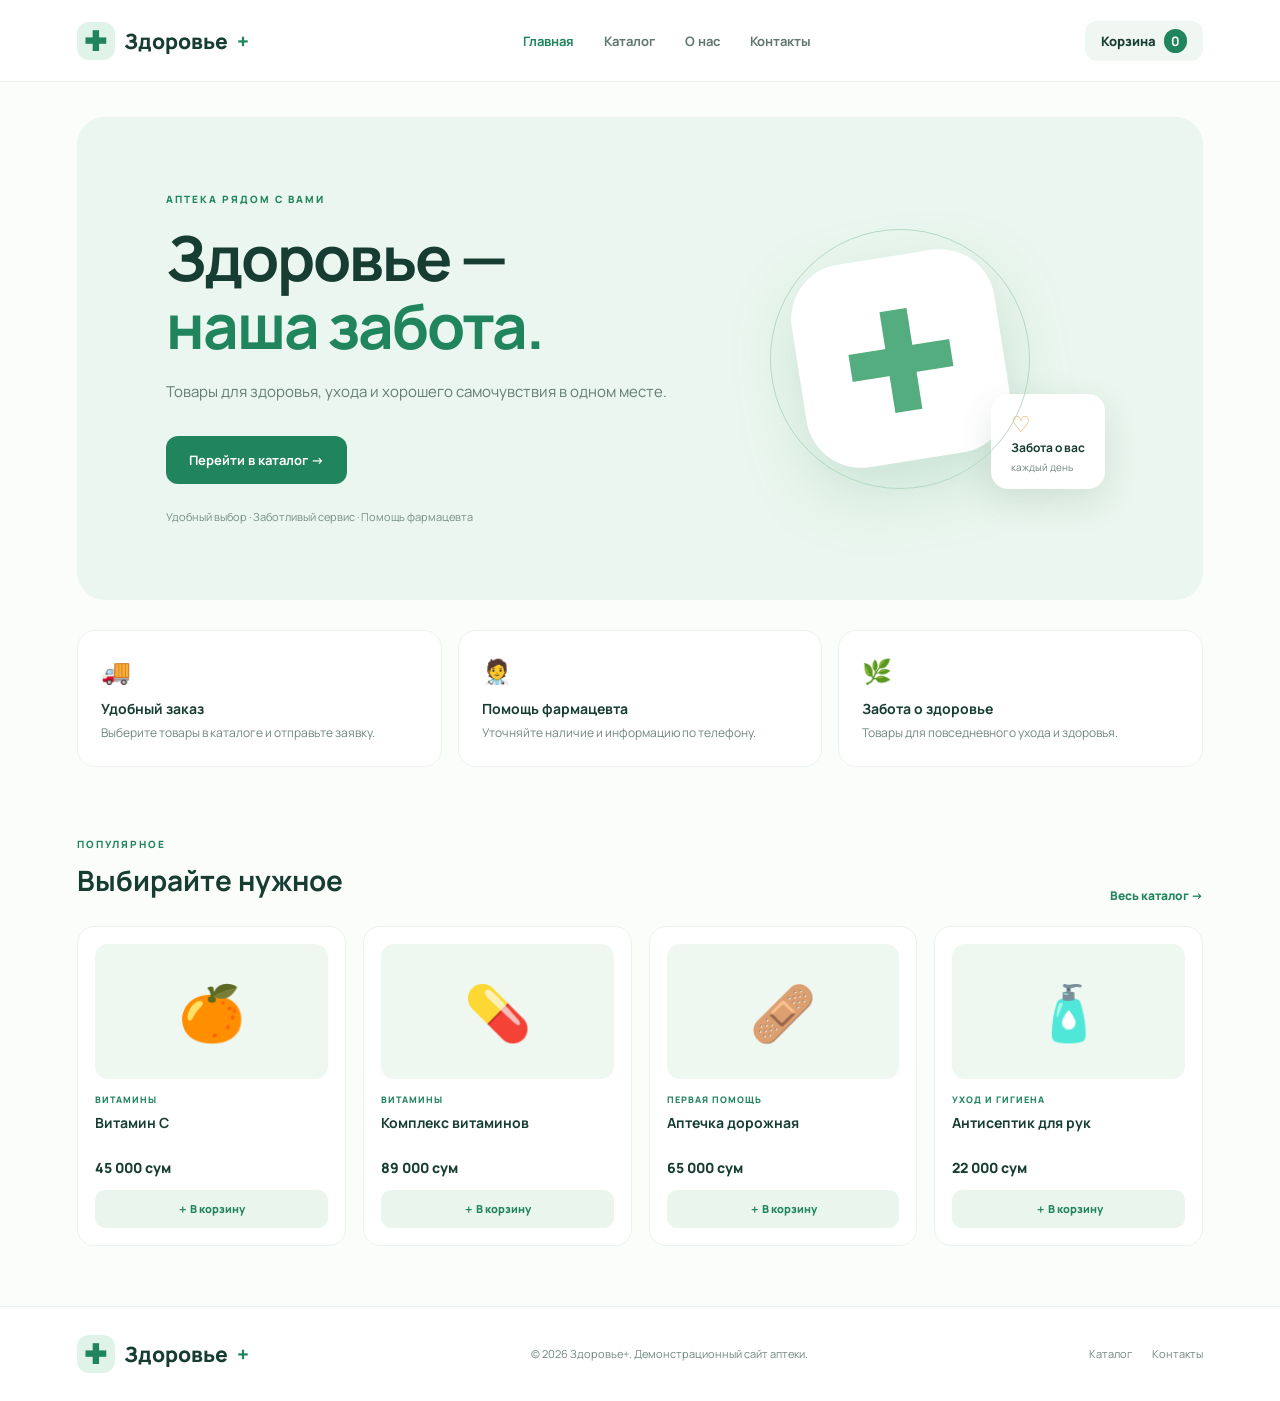
<file: index.html>
<!doctype html>
<html lang="ru"><head><meta charset="utf-8"><meta name="viewport" content="width=device-width,initial-scale=1"><title>Здоровье+ — аптека</title><link rel="stylesheet" href="style.css"></head>
<body><header class="header"><a class="logo" href="index.html"><b>✚</b> Здоровье<span>+</span></a><nav><a class="active" href="index.html">Главная</a><a href="catalog.html">Каталог</a><a href="about.html">О нас</a><a href="contacts.html">Контакты</a></nav><a class="cart-link" href="cart.html">Корзина <strong id="cartCount">0</strong></a><button class="menu">☰</button></header>
<main><section class="hero"><div><p class="tag">АПТЕКА РЯДОМ С ВАМИ</p><h1>Здоровье —<br><em>наша забота.</em></h1><p class="lead">Товары для здоровья, ухода и хорошего самочувствия в одном месте.</p><a class="btn" href="catalog.html">Перейти в каталог →</a><p class="small">Удобный выбор · Заботливый сервис · Помощь фармацевта</p></div><div class="hero-art"><div class="bigplus">✚</div><div class="float-card">♡<br><b>Забота о вас</b><small>каждый день</small></div><div class="orb"></div></div></section>
<section class="features"><article><b>🚚</b><h3>Удобный заказ</h3><p>Выберите товары в каталоге и отправьте заявку.</p></article><article><b>🧑‍⚕️</b><h3>Помощь фармацевта</h3><p>Уточняйте наличие и информацию по телефону.</p></article><article><b>🌿</b><h3>Забота о здоровье</h3><p>Товары для повседневного ухода и здоровья.</p></article></section>
<section class="section"><div class="section-title"><div><p class="tag">ПОПУЛЯРНОЕ</p><h2>Выбирайте нужное</h2></div><a href="catalog.html" class="text-link">Весь каталог →</a></div><div class="cards" id="featured"></div></section></main>
<footer><a class="logo" href="index.html"><b>✚</b> Здоровье<span>+</span></a><p>© 2026 Здоровье+. Демонстрационный сайт аптеки.</p><div><a href="catalog.html">Каталог</a><a href="contacts.html">Контакты</a></div></footer><script src="app.js"></script></body></html>
</file>
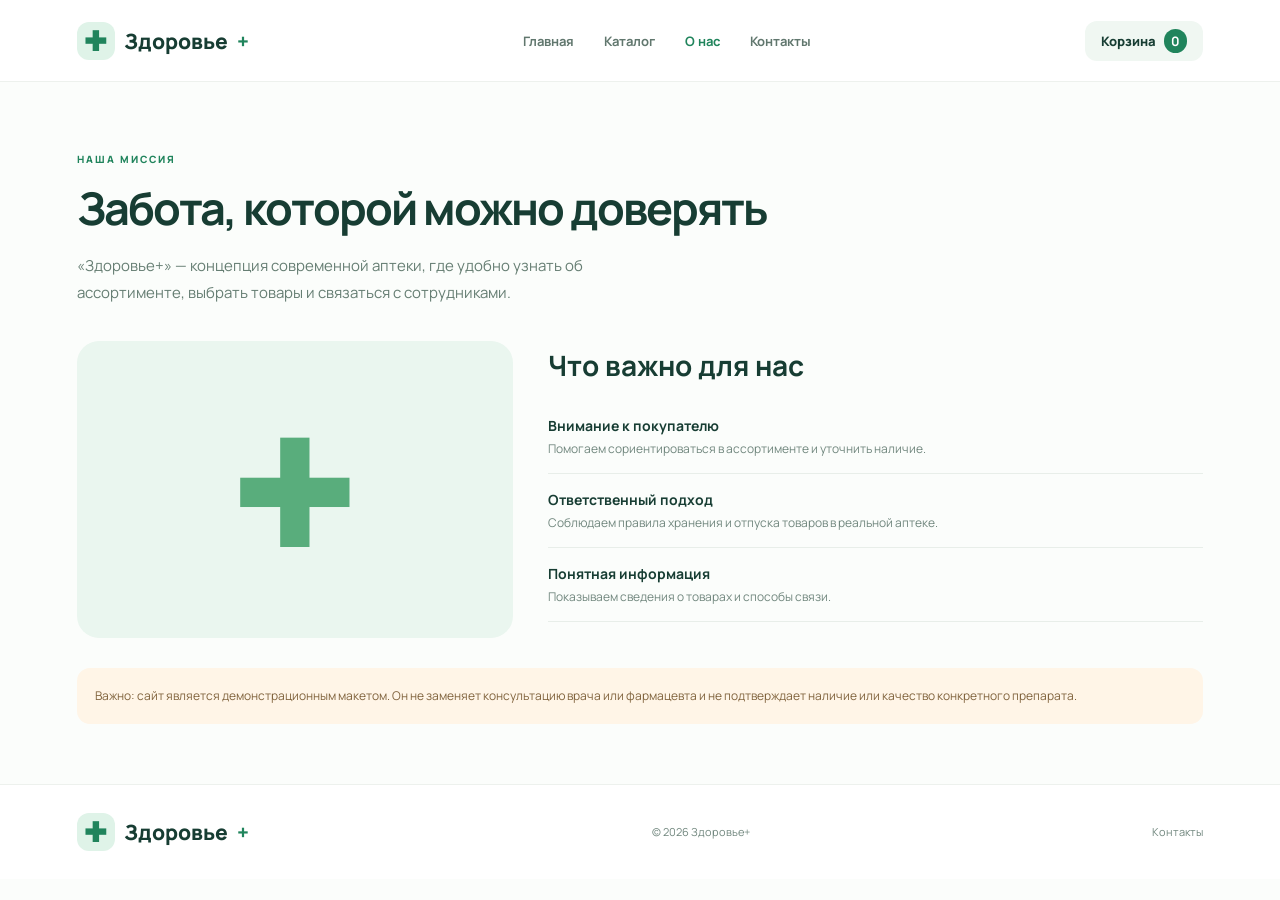
<file: about.html>
<!doctype html>
<html lang="ru"><head><meta charset="utf-8"><meta name="viewport" content="width=device-width,initial-scale=1"><title>О нас — Здоровье+</title><link rel="stylesheet" href="style.css"></head><body><header class="header"><a class="logo" href="index.html"><b>✚</b> Здоровье<span>+</span></a><nav><a href="index.html">Главная</a><a href="catalog.html">Каталог</a><a class="active" href="about.html">О нас</a><a href="contacts.html">Контакты</a></nav><a class="cart-link" href="cart.html">Корзина <strong id="cartCount">0</strong></a><button class="menu">☰</button></header>
<main class="page"><p class="tag">НАША МИССИЯ</p><h1>Забота, которой можно доверять</h1><p class="lead">«Здоровье+» — концепция современной аптеки, где удобно узнать об ассортименте, выбрать товары и связаться с сотрудниками.</p><div class="about-grid"><div class="about-symbol">✚</div><div><h2>Что важно для нас</h2><ul class="values"><li><b>Внимание к покупателю</b><span>Помогаем сориентироваться в ассортименте и уточнить наличие.</span></li><li><b>Ответственный подход</b><span>Соблюдаем правила хранения и отпуска товаров в реальной аптеке.</span></li><li><b>Понятная информация</b><span>Показываем сведения о товарах и способы связи.</span></li></ul></div></div><div class="notice">Важно: сайт является демонстрационным макетом. Он не заменяет консультацию врача или фармацевта и не подтверждает наличие или качество конкретного препарата.</div></main>
<footer><a class="logo" href="index.html"><b>✚</b> Здоровье<span>+</span></a><p>© 2026 Здоровье+</p><a href="contacts.html">Контакты</a></footer><script src="app.js"></script></body></html>
</file>
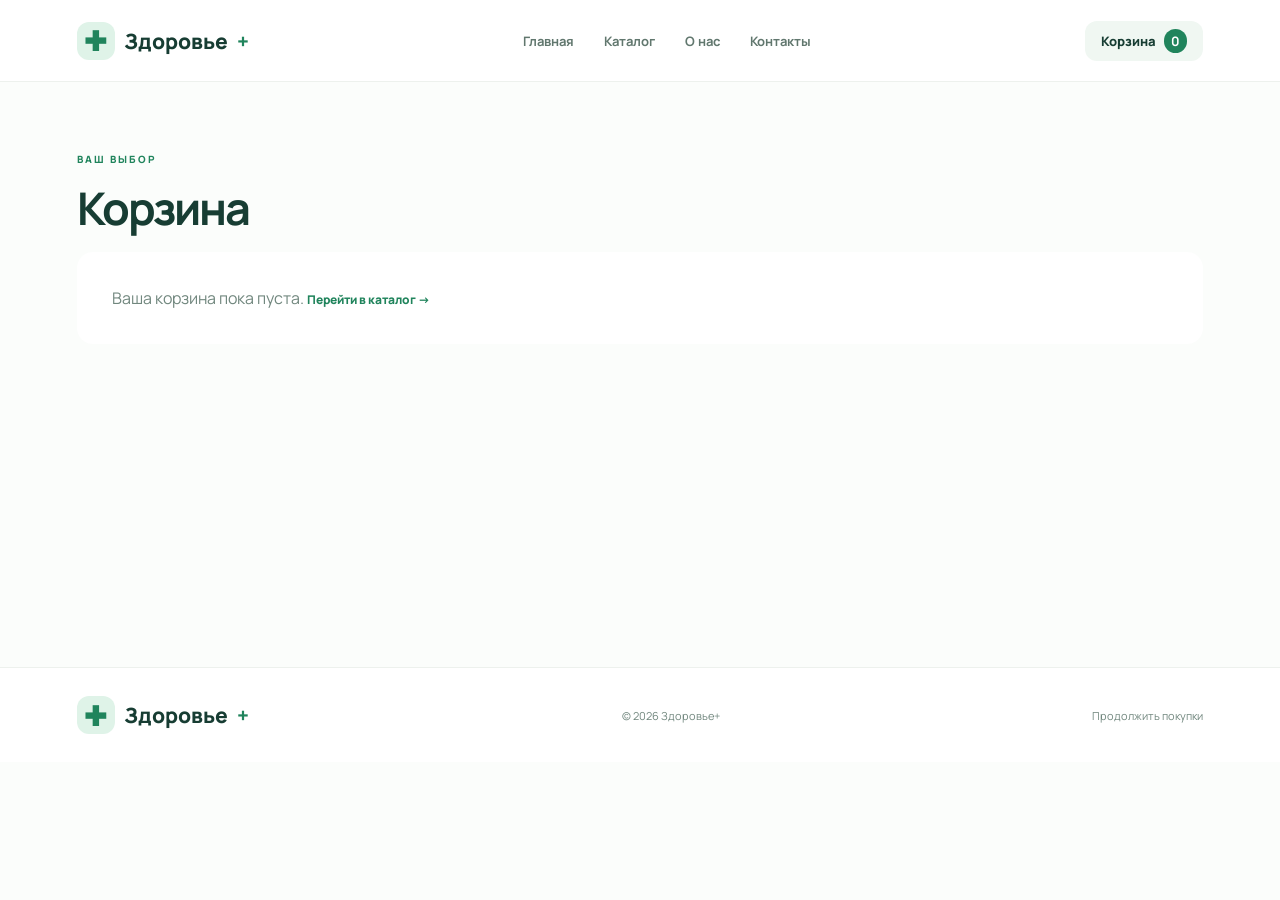
<file: cart.html>
<!doctype html>
<html lang="ru"><head><meta charset="utf-8"><meta name="viewport" content="width=device-width,initial-scale=1"><title>Корзина — Здоровье+</title><link rel="stylesheet" href="style.css"></head><body><header class="header"><a class="logo" href="index.html"><b>✚</b> Здоровье<span>+</span></a><nav><a href="index.html">Главная</a><a href="catalog.html">Каталог</a><a href="about.html">О нас</a><a href="contacts.html">Контакты</a></nav><a class="cart-link active" href="cart.html">Корзина <strong id="cartCount">0</strong></a><button class="menu">☰</button></header>
<main class="page"><p class="tag">ВАШ ВЫБОР</p><h1>Корзина</h1><div id="cartPage"></div></main>
<footer><a class="logo" href="index.html"><b>✚</b> Здоровье<span>+</span></a><p>© 2026 Здоровье+</p><a href="catalog.html">Продолжить покупки</a></footer><script src="app.js"></script></body></html>
</file>
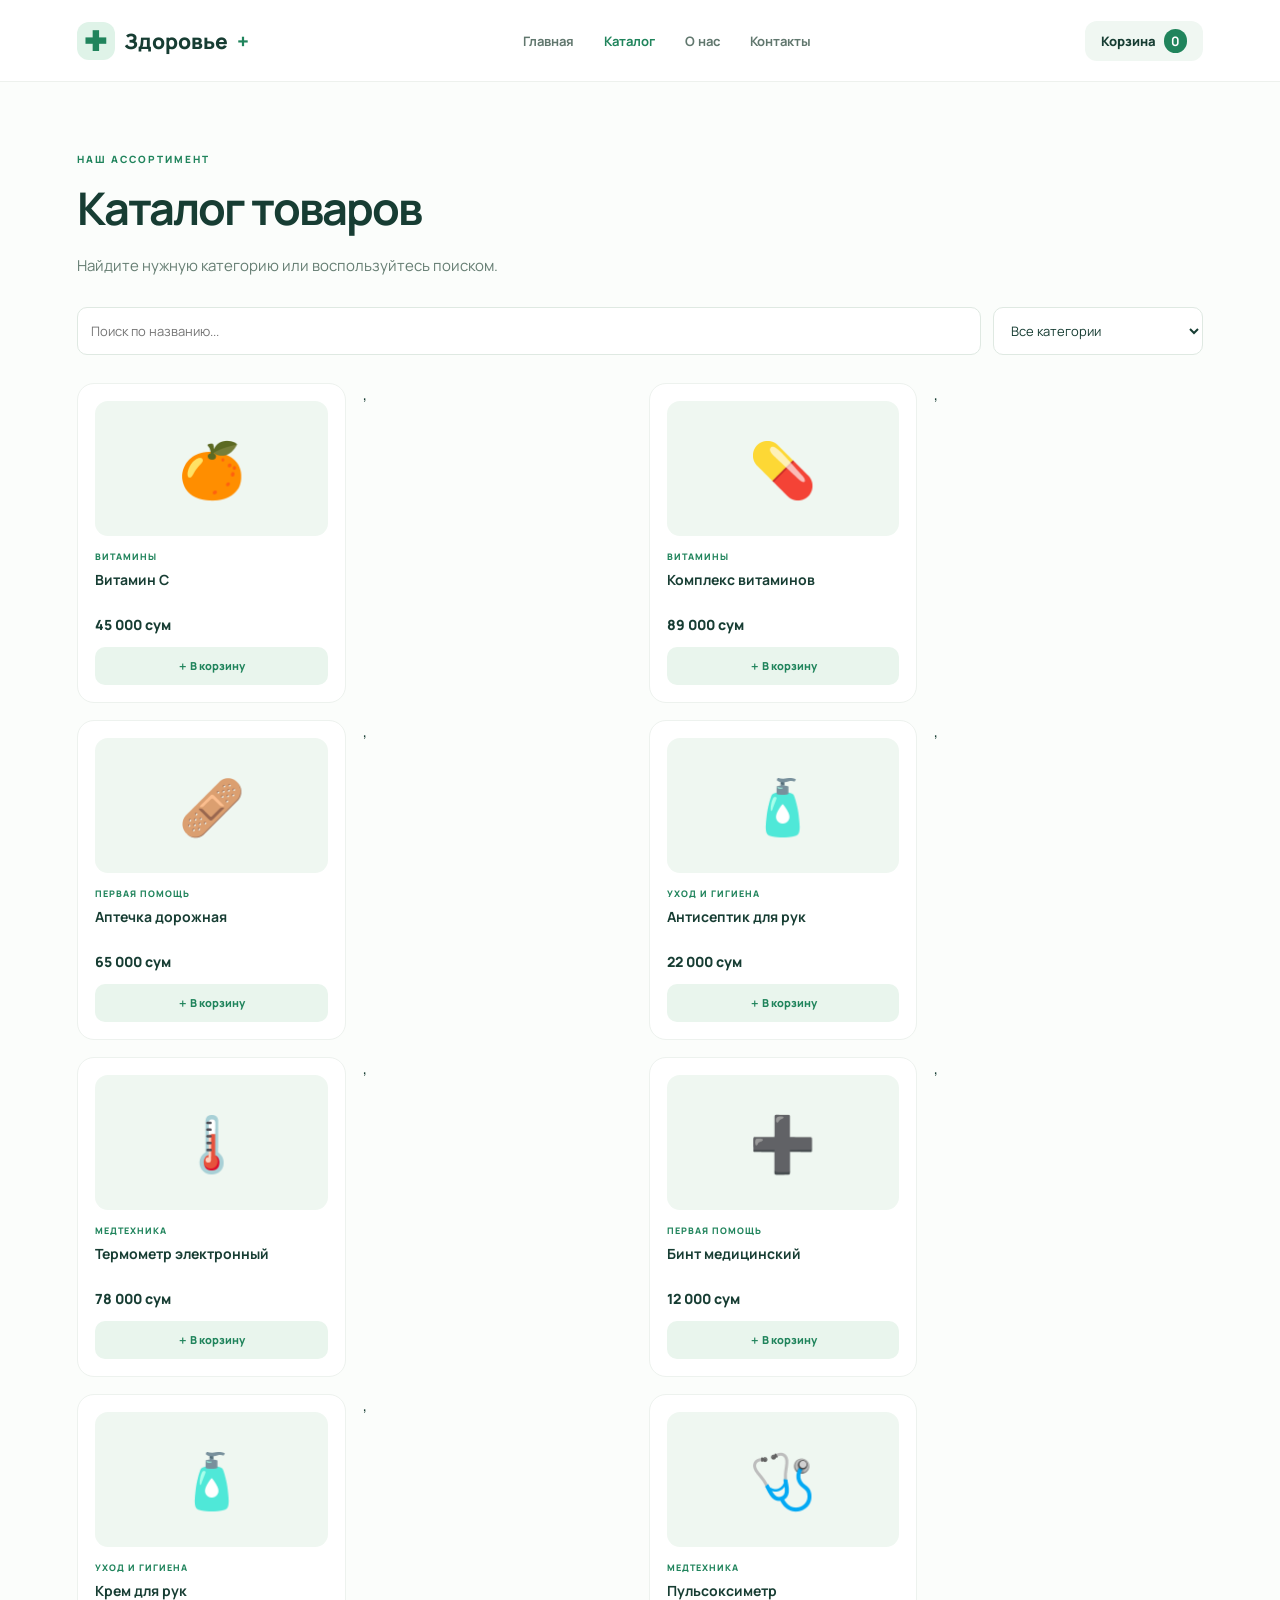
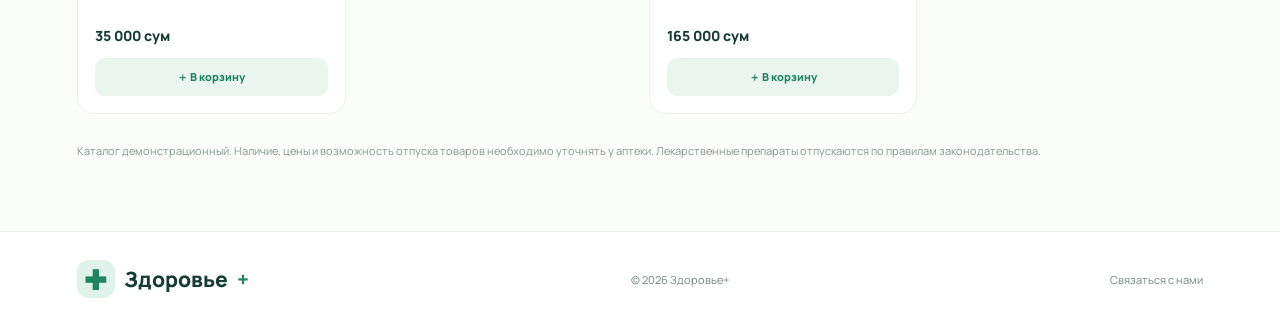
<file: catalog.html>
<!doctype html>
<html lang="ru"><head><meta charset="utf-8"><meta name="viewport" content="width=device-width,initial-scale=1"><title>Каталог — Здоровье+</title><link rel="stylesheet" href="style.css"></head><body><header class="header"><a class="logo" href="index.html"><b>✚</b> Здоровье<span>+</span></a><nav><a href="index.html">Главная</a><a class="active" href="catalog.html">Каталог</a><a href="about.html">О нас</a><a href="contacts.html">Контакты</a></nav><a class="cart-link" href="cart.html">Корзина <strong id="cartCount">0</strong></a><button class="menu">☰</button></header>
<main class="page"><p class="tag">НАШ АССОРТИМЕНТ</p><h1>Каталог товаров</h1><p class="lead">Найдите нужную категорию или воспользуйтесь поиском.</p><div class="toolbar"><input id="search" placeholder="Поиск по названию..."><select id="category"><option value="Все">Все категории</option><option>Витамины</option><option>Первая помощь</option><option>Уход и гигиена</option><option>Медтехника</option></select></div><div class="cards" id="catalogGrid"></div><p class="disclaimer">Каталог демонстрационный. Наличие, цены и возможность отпуска товаров необходимо уточнять у аптеки. Лекарственные препараты отпускаются по правилам законодательства.</p></main>
<footer><a class="logo" href="index.html"><b>✚</b> Здоровье<span>+</span></a><p>© 2026 Здоровье+</p><a href="contacts.html">Связаться с нами</a></footer><script src="app.js"></script></body></html>
</file>
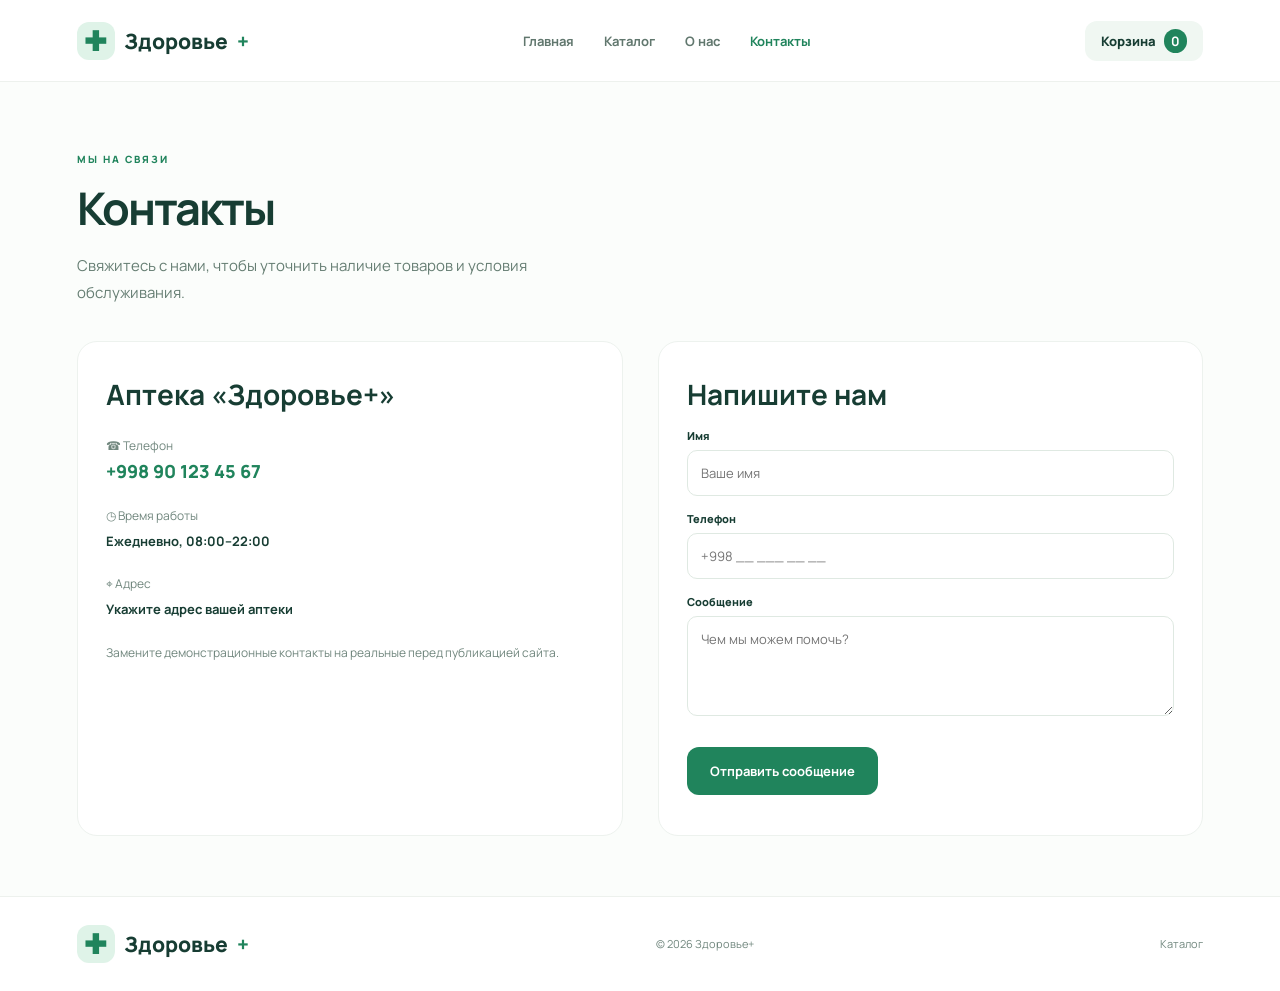
<file: contacts.html>
<!doctype html>
<html lang="ru"><head><meta charset="utf-8"><meta name="viewport" content="width=device-width,initial-scale=1"><title>Контакты — Здоровье+</title><link rel="stylesheet" href="style.css"></head><body><header class="header"><a class="logo" href="index.html"><b>✚</b> Здоровье<span>+</span></a><nav><a href="index.html">Главная</a><a href="catalog.html">Каталог</a><a href="about.html">О нас</a><a class="active" href="contacts.html">Контакты</a></nav><a class="cart-link" href="cart.html">Корзина <strong id="cartCount">0</strong></a><button class="menu">☰</button></header>
<main class="page"><p class="tag">МЫ НА СВЯЗИ</p><h1>Контакты</h1><p class="lead">Свяжитесь с нами, чтобы уточнить наличие товаров и условия обслуживания.</p><div class="contact-grid"><section class="contact-card"><h2>Аптека «Здоровье+»</h2><p>☎ Телефон</p><a class="contact-value" href="tel:+998901234567">+998 90 123 45 67</a><p>◷ Время работы</p><b>Ежедневно, 08:00–22:00</b><p>⌖ Адрес</p><b>Укажите адрес вашей аптеки</b><p class="muted">Замените демонстрационные контакты на реальные перед публикацией сайта.</p></section><form class="contact-form" id="contactForm"><h2>Напишите нам</h2><label>Имя<input required name="name" placeholder="Ваше имя"></label><label>Телефон<input required name="phone" type="tel" placeholder="+998 __ ___ __ __"></label><label>Сообщение<textarea required name="message" rows="4" placeholder="Чем мы можем помочь?"></textarea></label><button class="btn" type="submit">Отправить сообщение</button><p class="form-result" id="formResult"></p></form></div></main>
<footer><a class="logo" href="index.html"><b>✚</b> Здоровье<span>+</span></a><p>© 2026 Здоровье+</p><a href="catalog.html">Каталог</a></footer><script src="app.js"></script></body></html>
</file>
<file: style.css>
@import url('https://fonts.googleapis.com/css2?family=Manrope:wght@400;500;600;700;800&display=swap');
:root{--green:#20845c;--dark:#173d33;--mint:#eaf6ef;--muted:#71877e}*{box-sizing:border-box}body{margin:0;background:#fbfdfb;color:var(--dark);font-family:Manrope,Arial,sans-serif}a{color:inherit;text-decoration:none}.header{height:82px;background:#fff;border-bottom:1px solid #edf1ed;display:flex;align-items:center;justify-content:space-between;padding:0 6%;position:sticky;top:0;z-index:5}.logo{font-weight:800;font-size:21px;display:flex;align-items:center;gap:9px}.logo b{background:#dff3e8;color:var(--green);width:38px;height:38px;border-radius:12px;display:grid;place-items:center;font-size:27px}.logo span{color:var(--green)}nav{display:flex;gap:30px;color:#61776e;font-size:13px;font-weight:700}nav a:hover,nav a.active{color:var(--green)}.cart-link{font-size:13px;font-weight:800;background:#f0f7f2;padding:11px 16px;border-radius:12px}.cart-link strong{background:var(--green);color:white;border-radius:20px;padding:3px 7px;margin-left:5px}.menu{display:none;border:0;background:none;font-size:23px}.hero{margin:35px 6% 30px;background:#eaf6ef;border-radius:28px;min-height:420px;padding:65px 7%;display:grid;grid-template-columns:1.1fr .9fr;align-items:center;overflow:hidden}.tag{font-size:10px;font-weight:800;letter-spacing:2px;color:var(--green)}h1{font-size:clamp(38px,5vw,62px);line-height:1.1;letter-spacing:-2px;margin:18px 0;color:#173d33}h1 em{font-style:normal;color:var(--green)}.lead{font-size:15px;line-height:1.8;color:#667e73;max-width:530px}.btn{display:inline-block;border:0;background:var(--green);color:white;padding:15px 23px;border-radius:12px;font:700 13px Manrope;cursor:pointer;margin-top:16px}.btn:hover{background:#176e4b}.small{font-size:11px;color:#799087;margin-top:25px}.hero-art{height:280px;position:relative;display:grid;place-items:center}.bigplus{width:205px;height:205px;border-radius:55px;background:#fff;color:#54ad7e;display:grid;place-items:center;font-size:140px;box-shadow:0 25px 60px #9bc7ac66;transform:rotate(-9deg)}.orb{position:absolute;width:260px;height:260px;border:1px solid #b5d9c1;border-radius:50%;z-index:0}.float-card{position:absolute;right:2%;bottom:10px;background:#fff;border-radius:17px;padding:15px 20px;box-shadow:0 12px 35px #234c3320;font-size:22px;color:#e7a95b}.float-card b,.float-card small{display:block;color:var(--dark);font-size:12px}.float-card small{font-size:10px;color:var(--muted);margin-top:4px}.features{margin:0 6%;display:grid;grid-template-columns:repeat(3,1fr);gap:16px}.features article{background:#fff;border:1px solid #edf2ee;border-radius:18px;padding:23px}.features article>b{font-size:24px}.features h3{font-size:14px;margin:12px 0 5px}.features p{font-size:12px;color:var(--muted);line-height:1.6;margin:0}.section,.page{padding:60px 6%}.section-title{display:flex;justify-content:space-between;align-items:end;margin-bottom:22px}.section h2,.contact-card h2,.contact-form h2,.about-grid h2{font-size:28px;margin:5px 0}.text-link{font-size:12px;color:var(--green);font-weight:800}.cards{display:grid;grid-template-columns:repeat(4,1fr);gap:17px}.product{background:#fff;border:1px solid #edf2ee;border-radius:17px;padding:17px;transition:.2s}.product:hover{transform:translateY(-4px);box-shadow:0 12px 30px #234c3310}.product-art{height:135px;border-radius:13px;background:#eff7f1;display:grid;place-items:center;font-size:54px;margin-bottom:14px}.product .category{font-size:9px;color:var(--green);font-weight:800;text-transform:uppercase;letter-spacing:1px}.product h3{font-size:14px;min-height:38px;margin:7px 0}.price{font-size:14px;font-weight:800}.product button{width:100%;margin-top:13px;border:0;border-radius:10px;padding:11px;background:#e9f5ed;color:var(--green);font:800 11px Manrope;cursor:pointer}.product button:hover{background:var(--green);color:#fff}.page{min-height:65vh}.page h1{font-size:45px}.toolbar{display:flex;gap:12px;margin:28px 0}.toolbar input,.toolbar select,input,textarea{font:13px Manrope;border:1px solid #dfe9e2;border-radius:10px;padding:13px;background:white;color:var(--dark)}.toolbar input{flex:1}.toolbar select{min-width:210px}.disclaimer,.muted{font-size:11px;color:#84968e;line-height:1.7;margin-top:28px}.about-grid,.contact-grid{display:grid;grid-template-columns:.8fr 1.2fr;gap:35px;margin-top:35px}.about-symbol{min-height:270px;border-radius:22px;background:#eaf6ef;display:grid;place-items:center;font-size:150px;color:#59ad7c}.values{padding:0;list-style:none}.values li{padding:16px 0;border-bottom:1px solid #e8eee9}.values b,.values span{display:block}.values b{font-size:14px}.values span{font-size:12px;color:var(--muted);margin-top:5px}.notice{background:#fff5e7;color:#80633d;padding:18px;border-radius:13px;font-size:12px;line-height:1.7;margin-top:30px}.contact-grid{grid-template-columns:1fr 1fr}.contact-card,.contact-form{background:#fff;border:1px solid #edf2ee;border-radius:20px;padding:28px}.contact-card p{font-size:12px;color:var(--muted);margin:24px 0 5px}.contact-value{font-size:18px;font-weight:800;color:var(--green)}.contact-card>b{font-size:13px}.contact-form label{display:block;font-size:11px;font-weight:800;margin:15px 0}.contact-form input,.contact-form textarea{display:block;width:100%;margin-top:7px}.contact-form textarea{resize:vertical}.form-result{font-size:12px;color:var(--green)}.cart-row{display:flex;align-items:center;justify-content:space-between;gap:15px;background:#fff;border:1px solid #edf2ee;border-radius:14px;padding:15px;margin:10px 0}.cart-row button{border:0;background:#fceeee;color:#b44;padding:8px 12px;border-radius:8px;cursor:pointer}.cart-summary{display:flex;justify-content:space-between;align-items:center;margin-top:25px;padding:22px;background:#eaf6ef;border-radius:15px}.empty{padding:35px;background:white;border-radius:16px;color:var(--muted)}footer{border-top:1px solid #edf1ed;background:#fff;padding:28px 6%;display:flex;justify-content:space-between;align-items:center;gap:20px}footer p,footer a:not(.logo){font-size:11px;color:var(--muted)}footer div{display:flex;gap:20px}@media(max-width:800px){.header{padding:0 5%;height:70px}nav{display:none;position:absolute;top:70px;left:0;right:0;background:white;padding:22px;flex-direction:column;gap:18px;box-shadow:0 10px 20px #0001}.header.open nav{display:flex}.menu{display:block}.cart-link{font-size:0}.cart-link strong{font-size:12px}.hero{grid-template-columns:1fr;padding:42px 8%;margin:20px 4%}.hero-art{height:220px}.bigplus{width:150px;height:150px;font-size:100px}.features{grid-template-columns:1fr;margin:0 4%}.cards{grid-template-columns:repeat(2,1fr)}.section,.page{padding:42px 5%}.contact-grid,.about-grid{grid-template-columns:1fr}.toolbar{flex-direction:column}.toolbar select{height:45px}footer{flex-wrap:wrap}footer p{order:3;width:100%}}@media(max-width:420px){.cards{grid-template-columns:1fr 1fr;gap:9px}.product{padding:10px}.product-art{height:95px}.product h3{font-size:12px}.hero h1{font-size:42px}}
</file>
